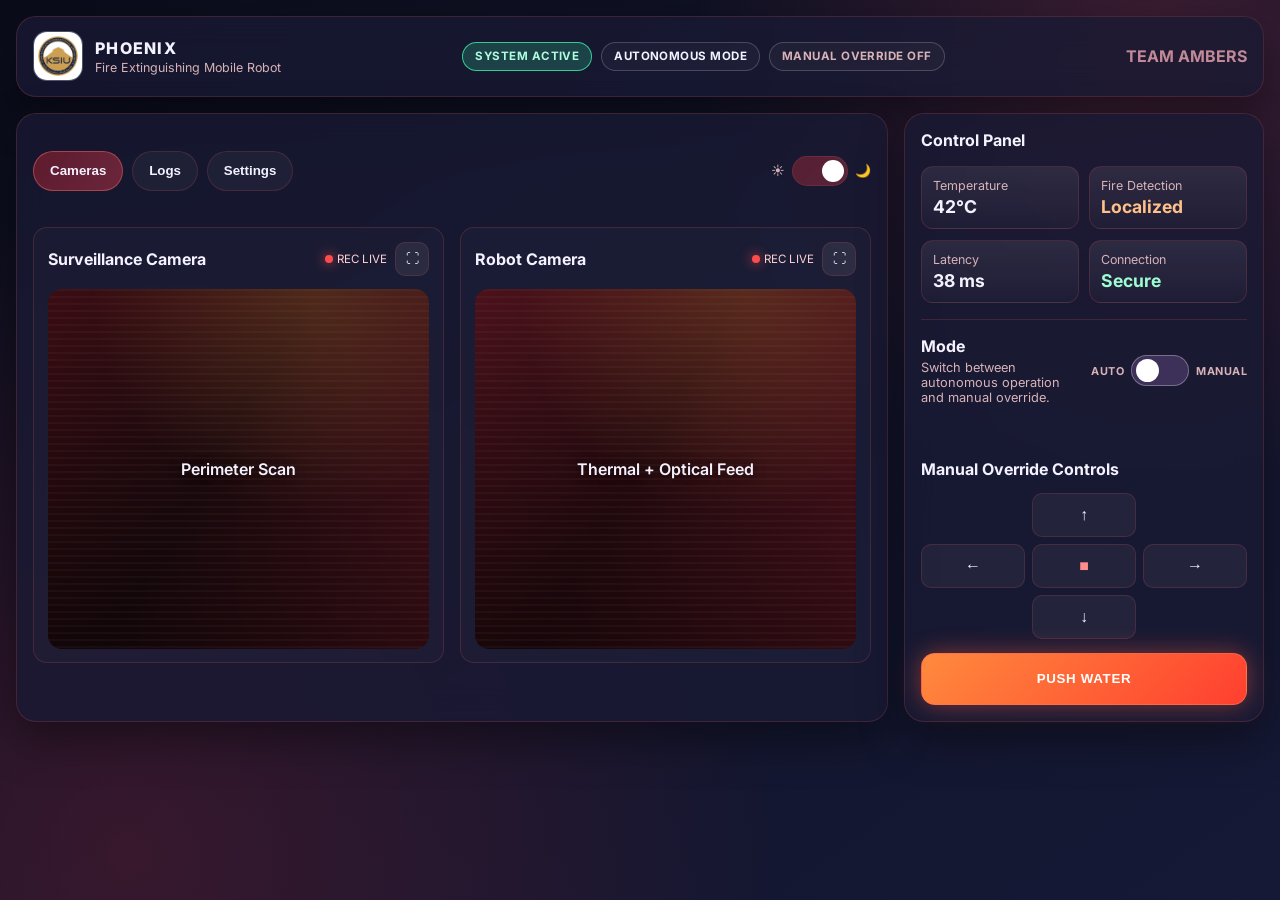
<file: index1.0.html>
<!DOCTYPE html>
<html lang="en">
  <head>
    <meta charset="UTF-8" />
    <meta name="viewport" content="width=device-width, initial-scale=1.0" />
    <title>PHOENIX Control Dashboard</title>
    <link rel="preconnect" href="https://fonts.googleapis.com" />
    <link rel="preconnect" href="https://fonts.gstatic.com" crossorigin />
    <link
      href="https://fonts.googleapis.com/css2?family=Inter:wght@400;500;600;700;800&display=swap"
      rel="stylesheet"
    />
    <link rel="stylesheet" href="styles.css" />
  </head>
  <body>
    <div class="app-shell">
      <header class="topbar glass-panel">
        <div class="brand">
          <div class="logo-mark">
            <img
              src="./images/logo.png"
              alt="PHOENIX logo placeholder"
            />
          </div>
          <div>
            <p class="logo-title">PHOENIX</p>
            <p class="logo-subtitle">Fire Extinguishing Mobile Robot</p>
          </div>
        </div>

        <div class="status-cluster">
          <span class="status-pill active">SYSTEM ACTIVE</span>
          <span class="status-pill">AUTONOMOUS MODE</span>
          <span class="status-pill muted" id="overrideBadge">MANUAL OVERRIDE OFF</span>
        </div>

        <div class="team-tag">TEAM AMBERS</div>
      </header>

      <main class="dashboard-grid">
        <section class="main-panel glass-panel">
          <div class="tabs-row">
            <nav class="main-tabs" aria-label="Main navigation tabs">
              <button class="main-tab active" data-panel="panelCameras">Cameras</button>
              <button class="main-tab" data-panel="panelLogs">Logs</button>
              <button class="main-tab" data-panel="panelSettings">Settings</button>
            </nav>

            <label class="theme-switch" for="themeSwitch">
              <span>☀️</span>
              <input id="themeSwitch" type="checkbox" aria-label="Toggle dark and light mode" />
              <span class="theme-slider"></span>
              <span>🌙</span>
            </label>
          </div>

          <section class="main-content-panel active" id="panelCameras">
            <div class="feeds-section">
              <article class="camera-card">
                <header class="camera-header">
                  <h2>Surveillance Camera</h2>
                  <div class="camera-actions">
                    <span class="recording"><span class="dot"></span>REC LIVE</span>
                    <button class="icon-button" data-target="surveillanceFeed" aria-label="Toggle surveillance camera fullscreen">⛶</button>
                  </div>
                </header>
                <div class="camera-view surveillance" id="surveillanceFeed">
                  <div class="scanline"></div>
                  <p>Perimeter Scan</p>
                </div>
              </article>

              <article class="camera-card">
                <header class="camera-header">
                  <h2>Robot Camera</h2>
                  <div class="camera-actions">
                    <span class="recording"><span class="dot"></span>REC LIVE</span>
                    <button class="icon-button" data-target="robotFeed" aria-label="Toggle robot camera fullscreen">⛶</button>
                  </div>
                </header>
                <div class="camera-view robot" id="robotFeed">
                  <div class="scanline"></div>
                  <p>Thermal + Optical Feed</p>
                </div>
              </article>
            </div>
          </section>

          <section class="main-content-panel" id="panelLogs">
            <div class="logs-board">
              <h2>Mission Logs</h2>
              <ul class="logs-list">
                <li><span>11:28:17</span> Autonomous patrol initialized on Track Alpha.</li>
                <li><span>11:29:03</span> Heat signature detected at Zone B2.</li>
                <li><span>11:29:26</span> Water discharge cycle armed.</li>
                <li><span>11:29:41</span> PUSH WATER command validated by operator.</li>
                <li><span>11:30:11</span> Suppression cycle completed successfully.</li>
                <li><span>11:30:40</span> Area thermal index returned to safe baseline.</li>
              </ul>
            </div>
          </section>

          <section class="main-content-panel" id="panelSettings">
            <div class="settings-board">
              <h2>System Settings</h2>
              <div class="settings-grid">
                <label class="setting-item"><span>Auto Reconnect</span><input class="setting-toggle" type="checkbox" checked /></label>
                <label class="setting-item"><span>Thermal Overlay</span><input class="setting-toggle" type="checkbox" checked /></label>
                <label class="setting-item"><span>Alert Sound</span><input class="setting-toggle" type="checkbox" /></label>
                <label class="setting-item"><span>Night Contrast Boost</span><input class="setting-toggle" type="checkbox" checked /></label>
              </div>
            </div>
          </section>
        </section>

        <aside class="control-sidebar glass-panel" id="controls">
          <h2>Control Panel</h2>

          <section class="status-grid">
            <div class="metric-card"><p>Temperature</p><strong>42°C</strong></div>
            <div class="metric-card"><p>Fire Detection</p><strong class="alert">Localized</strong></div>
            <div class="metric-card"><p>Latency</p><strong>38 ms</strong></div>
            <div class="metric-card"><p>Connection</p><strong class="ok">Secure</strong></div>
          </section>

          <section class="mode-toggle">
            <div>
              <h3>Mode</h3>
              <p>Switch between autonomous operation and manual override.</p>
            </div>
            <label class="switch" for="modeSwitch">
              <span class="switch-label">AUTO</span>
              <input type="checkbox" id="modeSwitch" />
              <span class="slider"></span>
              <span class="switch-label">MANUAL</span>
            </label>
          </section>

          <div class="mode-feedback" id="modeFeedback" role="status" aria-live="polite"></div>

          <section class="manual-controls" id="manualControls" hidden>
            <h3>Manual Override Controls</h3>
            <div class="dpad" role="group" aria-label="Directional controls">
              <button aria-label="Move up">↑</button>
              <button aria-label="Move left">←</button>
              <button class="stop-mini" aria-label="Pause">■</button>
              <button aria-label="Move right">→</button>
              <button aria-label="Move down">↓</button>
            </div>
            <button class="emergency-stop">PUSH WATER</button>
          </section>
        </aside>
      </main>
    </div>

    <script src="script.js"></script>
  </body>
</html>
</file>
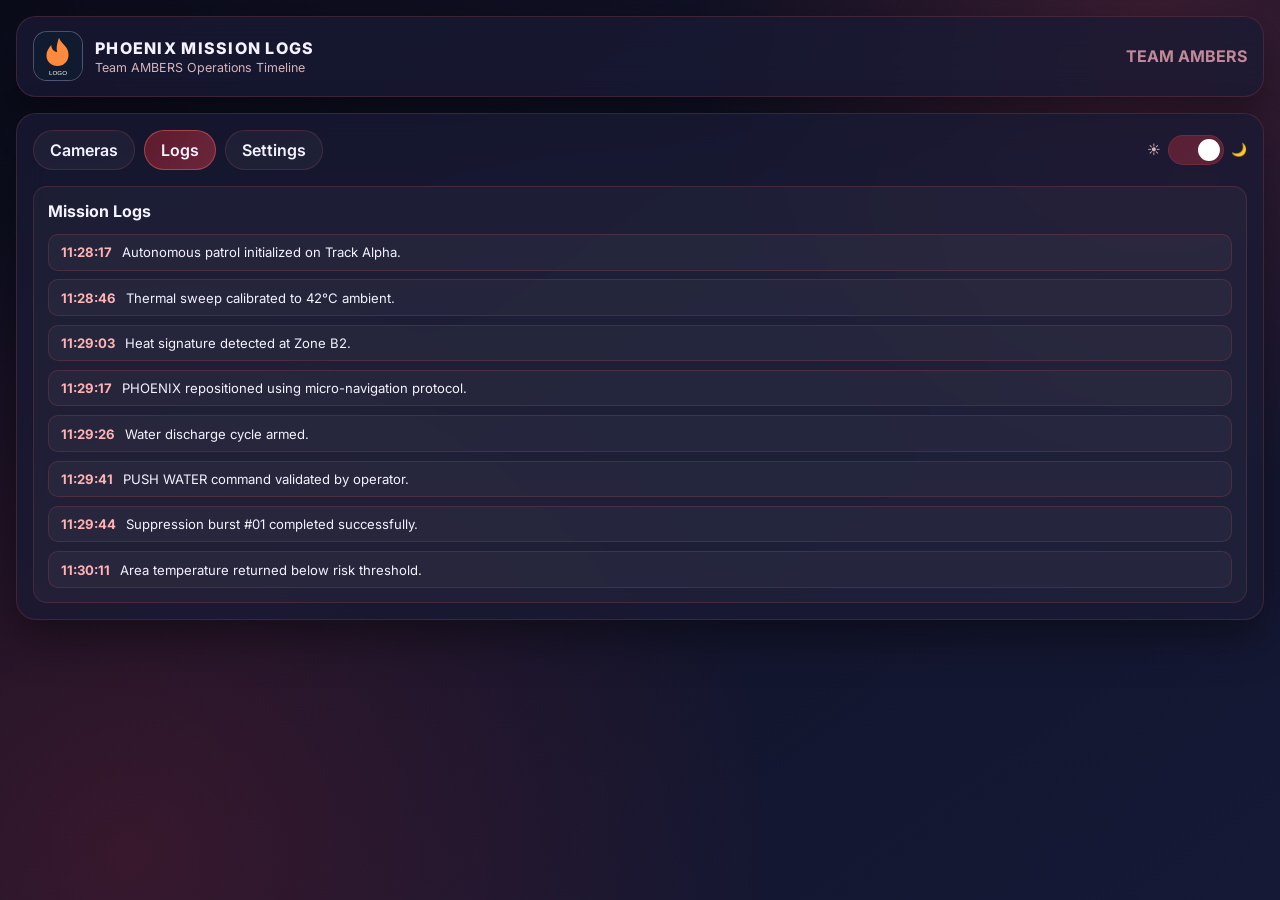
<file: logs.html>
<!DOCTYPE html>
<html lang="en">
  <head>
    <meta charset="UTF-8" />
    <meta name="viewport" content="width=device-width, initial-scale=1.0" />
    <title>PHOENIX Mission Logs</title>
    <link rel="preconnect" href="https://fonts.googleapis.com" />
    <link rel="preconnect" href="https://fonts.gstatic.com" crossorigin />
    <link
      href="https://fonts.googleapis.com/css2?family=Inter:wght@400;500;600;700;800&display=swap"
      rel="stylesheet"
    />
    <link rel="stylesheet" href="styles.css" />
  </head>
  <body>
    <main class="app-shell">
      <header class="topbar glass-panel">
        <div class="brand">
          <div class="logo-mark">
            <img
              src="data:image/svg+xml,%3Csvg xmlns='http://www.w3.org/2000/svg' viewBox='0 0 100 100'%3E%3Crect width='100' height='100' rx='18' fill='%23111b2f'/%3E%3Cpath d='M52 12c6 15 20 17 20 36 0 13-10 23-23 23S26 62 26 49c0-9 4-15 10-22 0 8 5 13 12 15-2-12 1-20 4-30z' fill='%23ff8a3d'/%3E%3Ctext x='50' y='90' font-size='13' text-anchor='middle' fill='%23fff' font-family='Arial'%3ELOGO%3C/text%3E%3C/svg%3E"
              alt="PHOENIX logo placeholder"
            />
          </div>
          <div>
            <p class="logo-title">PHOENIX MISSION LOGS</p>
            <p class="logo-subtitle">Team AMBERS Operations Timeline</p>
          </div>
        </div>
        <div class="team-tag">TEAM AMBERS</div>
      </header>

      <section class="main-panel glass-panel">
        <div class="tabs-row">
          <nav class="main-tabs" aria-label="Global navigation tabs">
            <a class="main-tab-link" href="index.html">Cameras</a>
            <a class="main-tab-link active" href="logs.html">Logs</a>
            <a class="main-tab-link" href="index.html#panelSettings">Settings</a>
          </nav>

          <label class="theme-switch" for="themeSwitch">
            <span>☀️</span>
            <input id="themeSwitch" type="checkbox" aria-label="Toggle dark and light mode" />
            <span class="theme-slider"></span>
            <span>🌙</span>
          </label>
        </div>

        <section class="main-content-panel active">
          <div class="logs-board">
            <h2>Mission Logs</h2>
            <ul class="logs-list">
              <li><span>11:28:17</span> Autonomous patrol initialized on Track Alpha.</li>
              <li><span>11:28:46</span> Thermal sweep calibrated to 42°C ambient.</li>
              <li><span>11:29:03</span> Heat signature detected at Zone B2.</li>
              <li><span>11:29:17</span> PHOENIX repositioned using micro-navigation protocol.</li>
              <li><span>11:29:26</span> Water discharge cycle armed.</li>
              <li><span>11:29:41</span> PUSH WATER command validated by operator.</li>
              <li><span>11:29:44</span> Suppression burst #01 completed successfully.</li>
              <li><span>11:30:11</span> Area temperature returned below risk threshold.</li>
            </ul>
          </div>
        </section>
      </section>
    </main>
    <script src="script.js"></script>
  </body>
</html>
</file>
<file: styles.css>
:root {
  --bg-primary: #101123;
  --glass: rgba(25, 26, 52, 0.78);
  --border: rgba(170, 70, 80, 0.28);
  --text-main: #f4f2ff;
  --text-dim: #d7b3b8;
  --brand-primary: #8f1f2f;
  --brand-secondary: #d43a4a;
  --accent-warm: #ff9f43;
  --danger: #ff4b4b;
  --ok: #39f0a8;
  --shadow: 0 18px 45px rgba(0, 0, 0, 0.4);
  --radius-lg: 20px;
  --radius-md: 14px;
}

body.light {
  --bg-primary: #eef2ff;
  --glass: rgba(255, 255, 255, 0.82);
  --border: rgba(143, 31, 47, 0.24);
  --text-main: #1f2340;
  --text-dim: #8d646b;
  --brand-primary: #a32938;
  --brand-secondary: #d43a4a;
  --accent-warm: #f97316;
  --shadow: 0 16px 35px rgba(70, 69, 126, 0.16);
}

* { box-sizing: border-box; }

body {
  margin: 0;
  font-family: "Inter", sans-serif;
  background:
    radial-gradient(circle at 90% 5%, rgba(212, 58, 74, 0.22), transparent 32%),
    radial-gradient(circle at 10% 95%, rgba(143, 31, 47, 0.30), transparent 45%),
    linear-gradient(145deg, #0b0c1a, #11142a 45%, #161936);
  color: var(--text-main);
  min-height: 100vh;
  transition: background .3s ease, color .2s ease;
}

body.light {
  background:
    radial-gradient(circle at 95% 0%, rgba(143, 31, 47, 0.18), transparent 34%),
    radial-gradient(circle at 8% 95%, rgba(212, 58, 74, 0.16), transparent 40%),
    linear-gradient(145deg, #eef2ff, #f8f9ff 45%, #f2f6ff);
}

.app-shell { max-width: 1600px; margin: 0 auto; padding: 1rem; display: grid; gap: 1rem; }

.glass-panel {
  background: var(--glass);
  border: 1px solid var(--border);
  backdrop-filter: blur(16px);
  border-radius: var(--radius-lg);
  box-shadow: var(--shadow);
  animation: fadeInUp .45s ease;
}

.topbar { padding: 0.9rem 1rem; display: flex; gap: 0.8rem; align-items: center; justify-content: space-between; }
.brand { display: flex; align-items: center; gap: 0.75rem; }

.logo-mark {
  width: 50px;
  height: 50px;
  border-radius: 14px;
  overflow: hidden;
  border: 1px solid rgba(255,255,255,.22);
  background: linear-gradient(135deg, #22264f, #171a33);
}

body.light .logo-mark {
  border-color: rgba(143, 31, 47, 0.28);
  background: linear-gradient(135deg, #edf0ff, #dfe4ff);
}

.logo-mark img { width: 100%; height: 100%; object-fit: cover; display:block; }
.logo-title { margin: 0; font-weight: 800; letter-spacing: 0.08em; }
.logo-subtitle { margin: 0.1rem 0 0; font-size: 0.78rem; color: var(--text-dim); }

.status-cluster { display: flex; gap: 0.55rem; flex-wrap: wrap; justify-content: center; }
.status-pill {
  border: 1px solid color-mix(in srgb, var(--text-main) 20%, transparent);
  border-radius: 999px;
  padding: 0.4rem 0.75rem;
  font-size: 0.72rem;
  font-weight: 700;
  letter-spacing: 0.04em;
  background: rgba(255, 255, 255, 0.03);
}
.status-pill.active { background: rgba(57, 240, 168, 0.2); border-color: rgba(57, 240, 168, 0.8); color: #aefcdd; }
.status-pill.muted { color: var(--text-dim); }
.team-tag { font-weight: 700; color: color-mix(in srgb, var(--brand-primary) 50%, var(--text-main)); }

.dashboard-grid { display: grid; grid-template-columns: 1fr 360px; gap: 1rem; }
.main-panel { padding: 1rem; display: grid; gap: 1rem; }

.tabs-row { display: flex; align-items: center; justify-content: space-between; gap: .8rem; flex-wrap: wrap; }
.main-tabs { display: flex; gap: 0.55rem; flex-wrap: wrap; }
.main-tab,
.main-tab-link {
  border: 1px solid var(--border);
  background: rgba(255, 255, 255, 0.04);
  color: var(--text-main);
  border-radius: 999px;
  min-height: 40px;
  padding: 0.55rem 1rem;
  font-weight: 600;
  text-decoration: none;
  display: inline-flex;
  align-items: center;
  justify-content: center;
  transition: transform .2s ease, box-shadow .2s ease, border-color .2s ease;
}

.main-tab:hover,
.main-tab-link:hover { transform: translateY(-1px); box-shadow: 0 8px 20px rgba(0,0,0,.25); }

.main-tab.active,
.main-tab-link.active {
  background: linear-gradient(120deg, rgba(143, 31, 47, 0.60), rgba(212, 58, 74, 0.45));
  border-color: rgba(170, 70, 80, 0.95);
}

.theme-switch {
  display: inline-flex;
  align-items: center;
  gap: .45rem;
  font-size: .8rem;
  color: var(--text-dim);
  user-select: none;
}

.theme-switch input {
  opacity: 0;
  width: 0;
  height: 0;
  position: absolute;
}

.theme-slider {
  position: relative;
  width: 56px;
  height: 30px;
  border-radius: 999px;
  border: 1px solid var(--border);
  background: linear-gradient(135deg, rgba(163,41,56,.45), rgba(212,58,74,.34));
}

.theme-slider::before {
  content: "";
  position: absolute;
  left: 4px;
  top: 3px;
  width: 22px;
  height: 22px;
  border-radius: 50%;
  background: #fff;
  transition: transform .22s ease;
}

.theme-switch input:checked + .theme-slider::before {
  transform: translateX(25px);
}

.main-content-panel { display: none; }
.main-content-panel.active { display: block; animation: fadeIn .28s ease; }

.feeds-section { display: grid; grid-template-columns: repeat(2, minmax(0, 1fr)); gap: 1rem; }
.camera-card {
  padding: 0.85rem;
  border: 1px solid var(--border);
  border-radius: var(--radius-md);
  background: rgba(255, 255, 255, 0.02);
  transition: transform .2s ease, box-shadow .2s ease;
}
.camera-card:hover { transform: translateY(-2px); box-shadow: 0 14px 30px rgba(0,0,0,.25); }

.camera-header { display: flex; justify-content: space-between; align-items: center; margin-bottom: 0.8rem; }
.camera-header h2,.control-sidebar h2,.mode-toggle h3,.manual-controls h3,.logs-board h2,.settings-board h2 { margin: 0; font-size: 1rem; }
.camera-actions { display: flex; align-items: center; gap: 0.5rem; }
.recording { font-size: 0.72rem; color: #ffd3d3; display: flex; align-items: center; gap: 0.3rem; }
.dot { width: 8px; height: 8px; border-radius: 50%; background: var(--danger); box-shadow: 0 0 12px rgba(255, 75, 75, 0.9); animation: pulse 1.15s infinite; }

.icon-button { border: 1px solid var(--border); background: rgba(255,255,255,.07); color: var(--text-main); border-radius: 10px; width: 34px; height: 34px; cursor: pointer; }
.icon-button:hover { border-color: rgba(212,58,74,.7); }

.camera-view {
  position: relative;
  border-radius: var(--radius-md);
  min-height: 440px;
  overflow: hidden;
  display: grid;
  place-content: center;
  text-align: center;
  color: #f4f1ff;
  isolation: isolate;
}
.camera-view::after { content:""; position:absolute; inset:0; background: radial-gradient(circle at 70% 0%, rgba(255, 159, 67, 0.2), transparent 50%); z-index:0; }
.camera-view p { z-index:1; margin:0; font-weight:600; text-shadow:0 0 12px rgba(0,0,0,.7); }
.surveillance { background: linear-gradient(rgba(0,0,0,.2), rgba(0,0,0,.62)), linear-gradient(120deg, #4a1018, #2c0f15 45%, #6f1b29); }
.robot { background: linear-gradient(rgba(0,0,0,.2), rgba(0,0,0,.62)), linear-gradient(120deg, #5f1622, #3b1018 45%, #7a1d2d); }
.scanline { position:absolute; inset:0; background: repeating-linear-gradient(to bottom, rgba(255,255,255,.03) 0, rgba(255,255,255,.03) 2px, transparent 2px, transparent 7px); }

.logs-board,.settings-board { border:1px solid var(--border); border-radius: var(--radius-md); padding:0.9rem; background: rgba(255,255,255,.03); }
.logs-list { list-style:none; padding:0; margin:.8rem 0 0; display:grid; gap:.55rem; }
.logs-list li { border:1px solid var(--border); border-radius:10px; padding:.58rem .7rem; font-size:.82rem; background: rgba(255,255,255,.03); }
.logs-list li span { color: #ffb3b3; font-weight:700; margin-right:.4rem; }

.settings-grid { margin-top:.8rem; display:grid; grid-template-columns: repeat(2, minmax(0,1fr)); gap:.75rem; }
.setting-item {
  display:flex;
  justify-content:space-between;
  align-items:center;
  border:1px solid var(--border);
  background: rgba(255,255,255,.03);
  border-radius:12px;
  padding:.7rem .85rem;
  font-size:.86rem;
  min-height: 54px;
}

.setting-toggle {
  appearance: none;
  width: 48px;
  height: 26px;
  border-radius: 999px;
  background: color-mix(in srgb, var(--text-dim) 45%, transparent);
  border: 1px solid var(--border);
  position: relative;
  transition: .2s ease;
  cursor: pointer;
}

.setting-toggle::before {
  content: "";
  width: 18px;
  height: 18px;
  border-radius: 50%;
  background: white;
  position: absolute;
  top: 3px;
  left: 3px;
  transition: .2s ease;
}

.setting-toggle:checked {
  background: linear-gradient(135deg, var(--brand-primary), var(--brand-secondary));
}

.setting-toggle:checked::before {
  transform: translateX(21px);
}

.control-sidebar { padding:1rem; display:grid; gap:1rem; align-content:start; }
.status-grid { display:grid; grid-template-columns: repeat(2, minmax(0,1fr)); gap:.65rem; }
.metric-card { border-radius:12px; border:1px solid var(--border); background:linear-gradient(180deg, rgba(255,255,255,.08), rgba(255,255,255,.02)); padding:.7rem; transition: transform .2s ease; }
.metric-card:hover { transform: translateY(-2px); }
.metric-card p { margin:0; color:var(--text-dim); font-size:.78rem; }
.metric-card strong { margin-top:.2rem; display:block; font-size:1.1rem; }
.metric-card .alert { color:#ffc189; }
.metric-card .ok { color:#9dfdd0; }

.mode-toggle { display:flex; justify-content:space-between; gap:1rem; align-items:center; border-top:1px solid var(--border); padding-top:1rem; }
.mode-toggle p { margin:.25rem 0 0; color:var(--text-dim); font-size:.8rem; }
.switch { display:flex; align-items:center; gap:.45rem; }
.switch-label { font-size:.68rem; color:var(--text-dim); font-weight:700; letter-spacing:.04em; }
.switch input { opacity:0; width:0; height:0; position:absolute; }
.slider { position:relative; width:58px; height:31px; background:#3d3059; border-radius:999px; transition:.22s; border:1px solid rgba(255,255,255,.3); }
.slider::before { content:""; position:absolute; width:23px; height:23px; left:4px; top:3px; border-radius:50%; background:white; transition:.22s; }
.switch input:checked + .slider { background: linear-gradient(135deg, var(--brand-primary), var(--brand-secondary)); box-shadow: 0 0 14px rgba(163,41,56,.45); }
.switch input:checked + .slider::before { transform: translateX(27px); }

.mode-feedback {
  min-height: 22px;
  font-size: .78rem;
  color: #ffc1c1;
  opacity: 0;
  transform: translateY(-2px);
  transition: opacity .2s ease, transform .2s ease;
}
.mode-feedback.show { opacity: 1; transform: translateY(0); }

.manual-controls { display:grid; gap:.85rem; animation:fadeIn .25s ease; }
.dpad { display:grid; grid-template-columns: repeat(3, minmax(0,1fr)); gap:.45rem; }
.dpad button { border:1px solid var(--border); background: rgba(255,255,255,.05); color:var(--text-main); border-radius:10px; min-height:44px; font-size:1rem; }
.dpad button:hover { background: rgba(255,255,255,.12); }
.dpad button:nth-child(1){grid-column:2;} .dpad button:nth-child(2){grid-column:1;} .dpad button:nth-child(3){grid-column:2;} .dpad button:nth-child(4){grid-column:3;} .dpad button:nth-child(5){grid-column:2;}
.stop-mini { color:#ff8c8c !important; }

.emergency-stop { border:1px solid rgba(255,110,80,.65); background:linear-gradient(135deg, #ff8a3d, #ff3f2f); color:white; font-weight:800; letter-spacing:.05em; border-radius:14px; min-height:52px; box-shadow:0 0 24px rgba(255, 96, 61, 0.45); transition: transform .16s ease; }
.emergency-stop:hover { transform: scale(1.02); }

@keyframes pulse { 0%,100%{transform:scale(1);opacity:1;} 50%{transform:scale(1.2);opacity:.55;} }
@keyframes fadeIn { from { opacity:0; transform: translateY(3px);} to { opacity:1; transform:translateY(0);} }
@keyframes fadeInUp { from { opacity:0; transform: translateY(8px);} to { opacity:1; transform: translateY(0);} }

@media (max-width:1300px){ .camera-view { min-height:360px; } }
@media (max-width:1100px){ .dashboard-grid { grid-template-columns:1fr; } .topbar { flex-wrap:wrap; } .team-tag{ width:100%; text-align:right; } .settings-grid { grid-template-columns:1fr; } }
@media (max-width:800px){ .feeds-section { grid-template-columns:1fr; } .camera-view { min-height:280px; } .status-cluster{width:100%;} }
</file>
